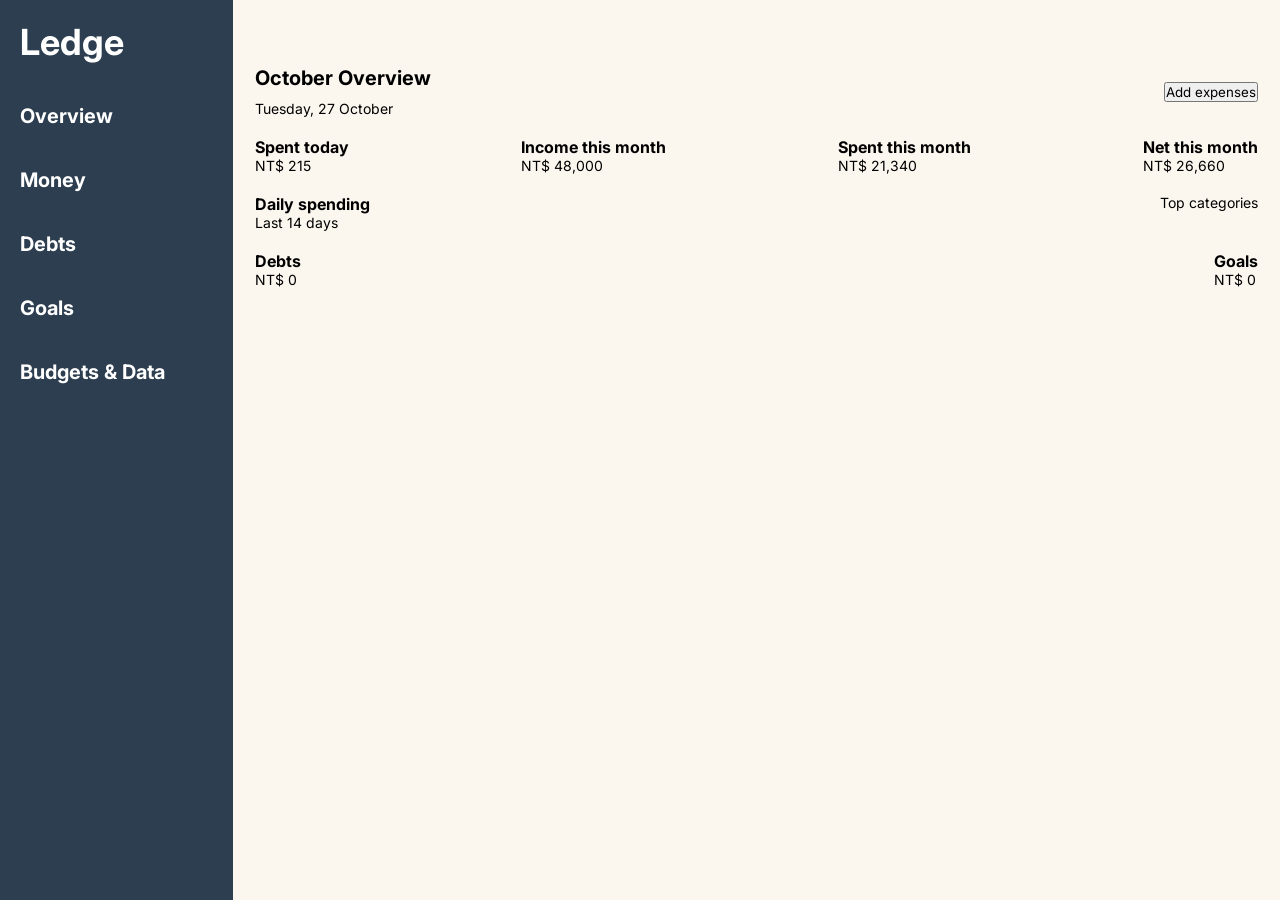
<file: index.html>
<!DOCTYPE html>
<html lang="en">

<head>
    <meta charset="UTF-8">
    <meta name="viewport" content="width=device-width, initial-scale=1.0">
    <link rel="stylesheet" href="style.css">
    <title>Ledge</title>
</head>

<body>


    <div class="container">
        <!-- Sidebar -->
        <div id="sidebar"></div>
        <!-- Main Content -->
        <main>
            <header>
                <div class="header-content">
                    <h2>October Overview</h2>
                    <p>Tuesday, 27 October</p>
                </div>
                <button class="add-button">Add expenses</button>
            </header>
            <!-- Total Content -->
            <section class="total-content">
                <div class="spent-today-tab">
                    <h4>Spent today</h4>
                    <p>NT$ 215</p>
                </div>
                <div class="income-tab">
                    <h4>Income this month</h4>
                    <p>NT$ 48,000</p>
                </div>
                <div class="spent-month-tab">
                    <h4>Spent this month</h4>
                    <p>NT$ 21,340</p>
                </div>
                <div class="net-month-tab">
                    <h4>Net this month</h4>
                    <p>NT$ 26,660</p>
                </div>
            </section>
            <!-- Chart Content -->
            <section class="chart-content">
                <div class="chart-graph">
                    <div class="graph-header">
                        <h4>Daily spending</h4>
                        <p>Last 14 days</p>
                    </div>
                    <div class="graph-body">

                    </div>
                </div>
                <div class="chart-bar">
                    <p>Top categories</p>
                    <div class="bar-content">
                    </div>
                </div>
            </section>
            <section class="debt-goal-content">
                <div class="debt-content">
                    <h4>Debts</h4>
                    <p>NT$ 0</p>
                </div>
                <div class="goal-content">
                    <h4>Goals</h4>
                    <p>NT$ 0</p>
                </div>
            </section>
        </main>
    </div>

    <script src="script.js"></script>
</body>

</html>
</file>
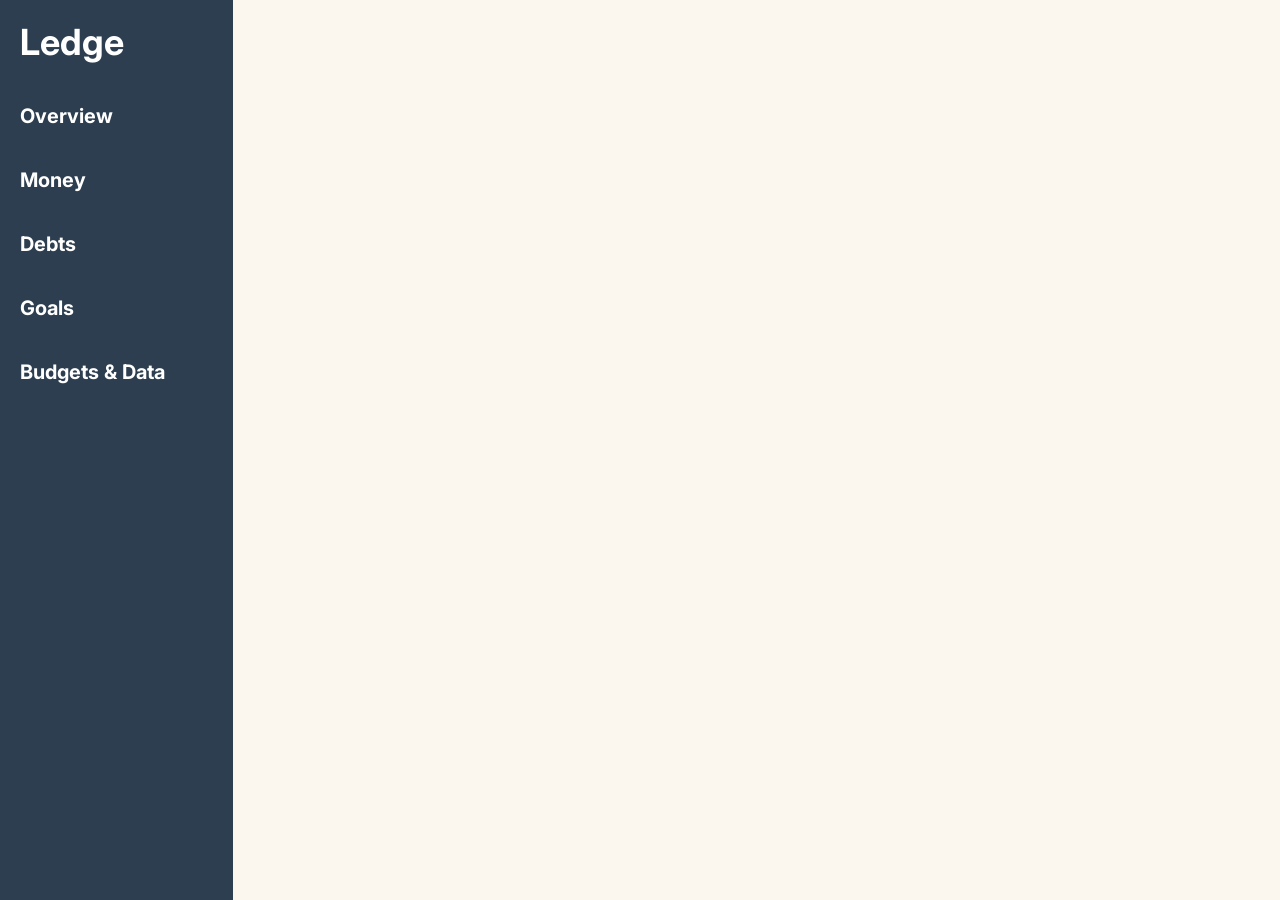
<file: budgets.html>
<!DOCTYPE html>
<html lang="en">

<head>
    <meta charset="UTF-8">
    <meta name="viewport" content="width=device-width, initial-scale=1.0">
    <link rel="stylesheet" href="style.css">
    <title>Ledge</title>
</head>

<body>
    <!-- Sidebar -->
    <div id="sidebar"></div>

    <script src="script.js"></script>

</body>

</html>
</file>
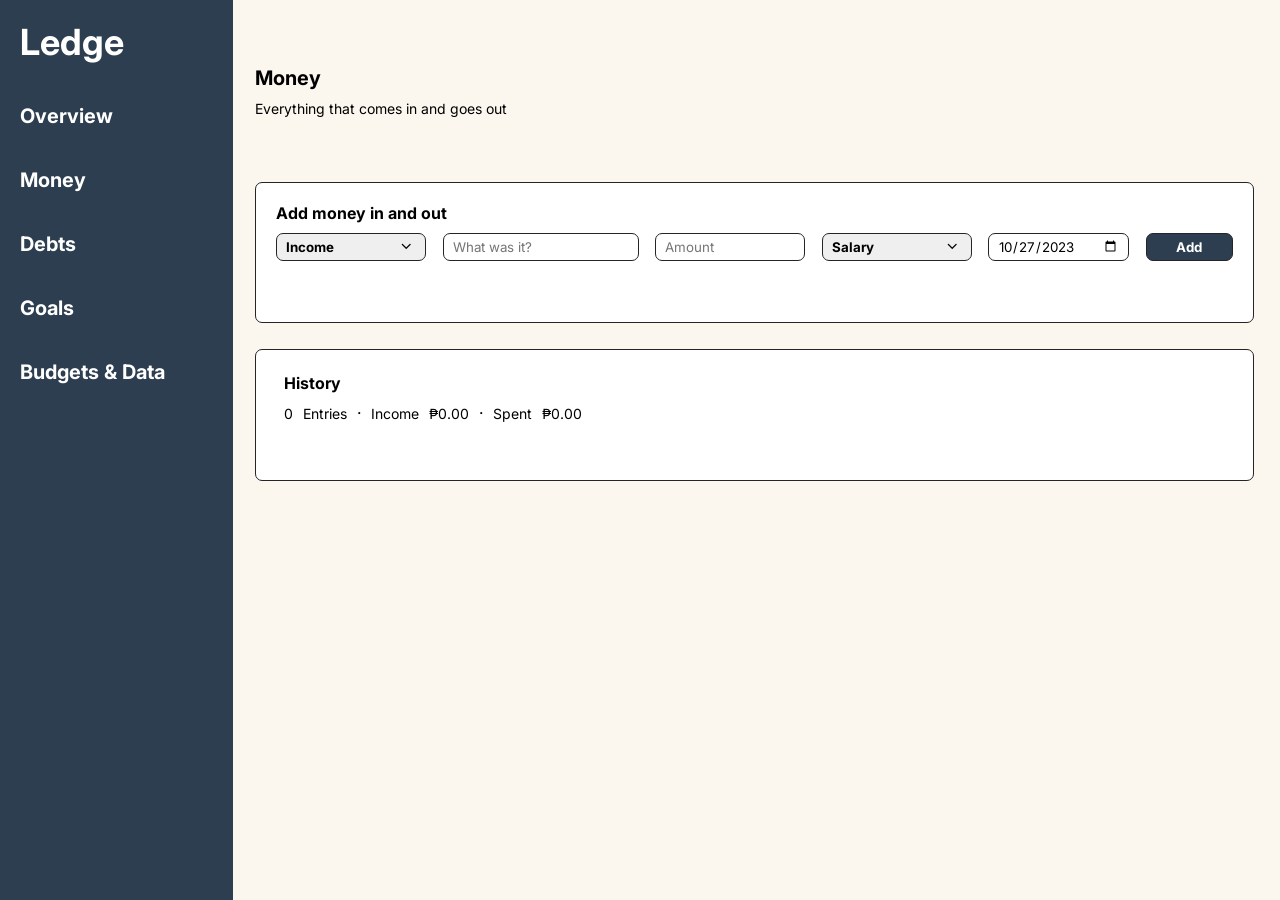
<file: money.html>
<!DOCTYPE html>
<html lang="en">

<head>
    <meta charset="UTF-8">
    <meta name="viewport" content="width=device-width, initial-scale=1.0">
    <link rel="stylesheet" href="style.css">
    <title>Ledge</title>
</head>

<body>
    <div class="container">
        <!-- Sidebar -->
        <div id="sidebar"></div>

        <!-- Main Content -->
        <main>
            <header>
                <div class="header-content">
                    <h2>Money</h2>
                    <p>Everything that comes in and goes out</p>
                </div>
            </header>

            <section class="money-content">
                <!-- Money content goes here -->
                <h2 class="add-expenses">Add money in and out</h2>
                <form class="money-input" id="transaction-form" novalidate>
                    <div class="form-fix">
                        <div class="money-filter">
                            <select id="transaction-type" class="transaction-type" name="transaction-type" required>
                            </select>
                        </div>
                        <small class="error-message" id="type-error"></small>
                    </div>
                    <div class="form-fix">
                        <input type="text" id="description" class="description" name="description"
                            placeholder="What was it?" maxlength="100">
                        <small class="error-message" id="description-error"></small>
                    </div>
                    <div class="form-fix">
                        <input type="number" id="amount" class="amount" name="amount" placeholder="Amount" min="0.01"
                            step="0.01">
                        <small class="error-message" id="amount-error"></small>
                    </div>
                    <div class="form-fix">

                        <div class="money-filter">
                            <select id="transaction-sub-category" class="transaction-type"
                                name="transaction-sub-category" required>
                            </select>
                        </div>
                        <small class="error-message" id="category-error"></small>

                    </div>
                    <div class="form-fix">
                        <input type="date" id="date-picker" class="date-picker" value="2023-10-27" name="formatted-date"
                            required>
                        <small class="error-message" id="date-error"></small>
                    </div>
                    <button type="submit" class="submit-btn" id="add-transaction">Add</button>
                </form>
            </section>

            <section class="list-content">
                <div class="transaction-list-header">
                    <div class="summary-section">
                        <h2>History</h2>
                        <div class="transaction-summary">

                            <div class="summary-card">
                                <p id="total-entries">0</p>
                                <p>Entries</p>

                            </div>

                            <span>·</span>

                            <div class="summary-card">
                                <p>Income</p>
                                <p id="total-income">₱0.00</p>
                            </div>

                            <span>·</span>

                            <div class="summary-card">
                                <p>Spent</p>
                                <p id="total-spent">₱0.00</p>
                            </div>

                        </div>
                    </div>
                    <div class="filter-section">
                        <div class="filter-content">
                        </div>
                    </div>
                </div>
                <div class="transaction-list">
                    <ul id="transactions">
                        <div class="transaction-item">
                        </div>
                    </ul>
                </div>
                <div class="pagination"></div>

            </section>
        </main>

    </div>


    <!-- Delete Confirmation Modal -->
    <div class="modal-overlay" id="delete-modal">

        <div class="modal-content">

            <h3>Delete Transaction?</h3>

            <p>
                Are you sure you want to delete this transaction?
                This action cannot be undone.
            </p>

            <div class="modal-actions">
                <button type="button" id="cancel-delete">
                    Cancel
                </button>

                <button type="button" id="confirm-delete">
                    Delete
                </button>
            </div>

        </div>

    </div>

    <script src="script.js"></script>

</body>

</html>
</file>
<file: style.css>
@import url('https://fonts.googleapis.com/css2?family=Inter:ital,opsz,wght@0,14..32,100..900;1,14..32,100..900&display=swap');

:root {
    --primary-color: #2C3E50;
    --secondary-color: #2C3E50;
    --main-bg-color: #FBF6EE;
    --sub-bg-color: #fff;
    --border: 1px solid #262525;
    --text-color: #000;
    --font-family: "Inter", sans-serif;
    --title-font-weight: bold;
    --sub-title-font-weight: normal;
    --title-font-size: 20px;
    --sub-title-font-size: 16px;
    --font-size: 14px;
    --border-radius: 7px;
    --font: "Inter", sans-serif;
}

* {
    margin: 0;
    padding: 0;
    box-sizing: border-box;
    font-family: "Inter", sans-serif;
}

body {
    background-color: var(--main-bg-color);
}

h2 {
    font-size: var(--title-font-size);
    font-weight: var(--title-font-weight);
    margin-bottom: 10px;
}

p {
    font-size: var(--font-size);
    color: var(--text-color);
    font-weight: var(--sub-title-font-weight);
}

section h2 {
    font-size: var(--sub-title-font-size);
    font-weight: var(--title-font-weight);
}

.container {
    display: flex;
    max-width: 1557px;

}

.sidebar {
    position: fixed;
    width: 233px;
    height: 100%;
    background-color: var(--secondary-color);
    padding: 20px;
    font-family: var(--font);
}

.sidebar a {
    text-decoration: none;
    color: var(--sub-bg-color);
    font-size: 20px;
    font-weight: var(--title-font-weight)
}

.sidebar li {
    margin-bottom: 40px;
}


.sidebar li:hover {
    background-color: #B08D57;
    border-radius: 7px;
    padding: 10px;
}


.sidebar h2 {
    font-size: 36px;
    font-weight: var(--title-font-weight);
    color: var(--sub-bg-color);
    margin-bottom: 40px;
}

main {
    margin-left: 233px;
    padding: 30px;
    flex: 1;
    padding: 66px 22px;
    max-width: 2324px
}

header {
    display: flex;
    justify-content: space-between;
    align-items: center;
    margin-bottom: 20px;
}


.total-content {
    display: flex;
    justify-content: space-between;
    margin-bottom: 20px;
}

.chart-content {
    margin-bottom: 20px;
    display: flex;
    justify-content: space-between;
}

.debt-goal-content {
    margin-bottom: 20px;
    display: flex;
    justify-content: space-between;
}


/* Money Content Styles */
.money-content {
    margin-top: 65px;
    padding: 20px;
    background-color: var(--sub-bg-color);
    border: var(--border);
    border-radius: var(--border-radius);
    width: 100%;
    max-width: 999px;
}

.money-filter {
    position: relative;
    width: 100%;
    max-width: 155px;
}

.transaction-type {
    width: 100%;
    min-width: 150px;
    height: 28px;
    padding: 5px 9px;
    appearance: none;
    -webkit-appearance: none;
    border: var(--border);
    border-radius: var(--border-radius);
    font-weight: var(--title-font-weight);

}

.description {
    width: 100%;
    max-width: 196px;
    height: 28px;
    padding: 5px 9px;
    border: var(--border);
    border-radius: var(--border-radius);
    font-weight: var(--sub-title-font-weight);

}

.amount {
    width: 100%;
    max-width: 150px;
    height: 28px;
    padding: 5px 9px;
    border: var(--border);
    border-radius: var(--border-radius);
    font-weight: var(--sub-title-font-weight);

}

.date-picker {
    width: 100%;
    max-width: 150px;
    height: 28px;
    padding: 5px 9px;
    border: var(--border);
    border-radius: var(--border-radius);
    font-weight: var(--sub-title-font-weight);

}

.submit-btn {
    width: 100%;
    max-width: 87px;
    height: 28px;
    padding: 5px 9px;
    border: var(--border);
    border-radius: var(--border-radius);
    font-weight: var(--title-font-weight);
    background-color: var(--primary-color);
    color: #fff;
    cursor: pointer;
}

.money-filter::after {
    content: "⌄";
    position: absolute;
    right: 14px;
    top: 35%;
    transform: translateY(-50%);
    pointer-events: none;
}

.money-input {
    display: flex;
    justify-content: space-between;
    gap: 15px;
    margin-bottom: 20px;
    align-items: flex-start;
    flex-wrap: wrap;
}

.list-content {
    margin-top: 26px;
    padding: 23px 28px;
    background-color: var(--sub-bg-color);
    border: var(--border);
    border-radius: var(--border-radius);
    width: 100%;
    max-width: 999px;
}

.transaction-item {
    display: flex;
    justify-content: space-between;
    align-items: center;
    padding: 10px 0;
    border-bottom: var(--border);
}

.transaction-details {
    gap: 7px;
    display: flex;
    flex-direction: column;
}

.transaction-description {
    font-weight: var(--title-font-weight);
    font-size: var(--sub-title-font-size);
}

.transaction-sub-category,
.transaction-date {
    font-size: 12px;
    font-weight: var(--sub-title-font-weight);
}

span.transaction-sub-category:after {
    content: "·";
    color: var(--text-color);
    padding: 0 5px;
}

.transaction-amount {
    font-size: var(--sub-title-font-size);
    color: #C8323A;
    font-weight: var(--title-font-weight);
}

.expense {
    color: #dc3545;
}

.income {
    color: #16a34a;
}

.transaction-summary {
    display: flex;
    justify-content: flex-start;
    align-items: center;
    gap: 10px;
    margin-bottom: 10px;
}

.summary-card {
    display: flex;
    flex-direction: row;
    align-items: center;
    justify-content: center;
    gap: 10px;
}

.transaction-list-header {
    display: flex;
    justify-content: space-between;
    align-items: center;

}

.filter-section {
    display: none;
}

.filter-content {
    position: relative;
    width: 100%;
    max-width: 155px;
}

.sidebar li {
    list-style-type: none;
}

.filter-transaction-type {
    width: 100%;
    min-width: 150px;
    height: 28px;
    padding: 5px 9px;
    appearance: none;
    -webkit-appearance: none;
    border: var(--border);
    border-radius: var(--border-radius);
    font-weight: var(--title-font-weight);
}

.filter-content::after {
    content: "⌄";
    position: absolute;
    right: 14px;
    top: 35%;
    transform: translateY(-50%);
    pointer-events: none;
}


.transaction-option {
    display: flex;
    gap: 30px;
}

.transaction-option .delete-btn {
    background-color: unset;
    border: none;
    font-size: var(--font-size);
    color: var(--text-color);
}

.transaction-option .delete-btn:hover {
    text-decoration: underline;
    cursor: pointer;
}

/* Modal Background */
.modal-overlay {
    display: none;
    position: fixed;
    inset: 0;
    background: rgba(0, 0, 0, 0.5);

    justify-content: center;
    align-items: center;

    z-index: 1000;
}

/* Modal Container */
.modal-content {
    background: #fff;
    width: 90%;
    max-width: 400px;
    padding: 25px;
    border-radius: 12px;
    text-align: center;
}

/* Modal Heading */
.modal-content h3 {
    margin-bottom: 10px;
}

/* Modal Description */
.modal-content p {
    color: #666;
    font-size: 14px;
    line-height: 1.5;
}

/* Modal Buttons */
.modal-actions {
    display: flex;
    justify-content: center;
    gap: 10px;
    margin-top: 25px;
}

.modal-actions button {
    padding: 10px 20px;
    border: none;
    border-radius: 6px;
    cursor: pointer;
}

/* Cancel Button */
#cancel-delete {
    background: #eee;
    color: #333;
}

/* Confirm Delete Button */
#confirm-delete {
    background: #ff3c00;
    color: white;
}


/* Pagination Section */
.pagination {
    display: flex;
    justify-content: center;
    align-items: center;
    gap: 8px;
    margin-top: 24px;
}

.pagination button {
    padding: 8px 14px;
    border: 1px solid #ddd;
    border-radius: 6px;
    background: white;
    cursor: pointer;
}

.pagination button.active {
    background: var(--primary-color);
    color: white;
    border-color: var(--primary-color);
}

.pagination button:disabled {
    opacity: 0.4;
    cursor: not-allowed;
}   

.empty-state {
    text-align: center;
    margin: 20px 0;
}



/* Form group */
.form-group {
    display: flex;
    flex-direction: column;
    flex: 1;
    min-width: 0;
}

/* Validation error message */
.error-message {
    color: #e53935;
    font-size: 12px;
    margin-top: 5px;
    min-height: 16px;
}

/* Input with an error */
.input-error {
    border: 1px solid #e53935 !important;
    outline: none;
}

/* Optional: focus styling */
.form-group input:focus,
.form-group select:focus {
    outline: none;
}

.form-fix {
    display: flex;
    flex-direction: column;
}
</file>
